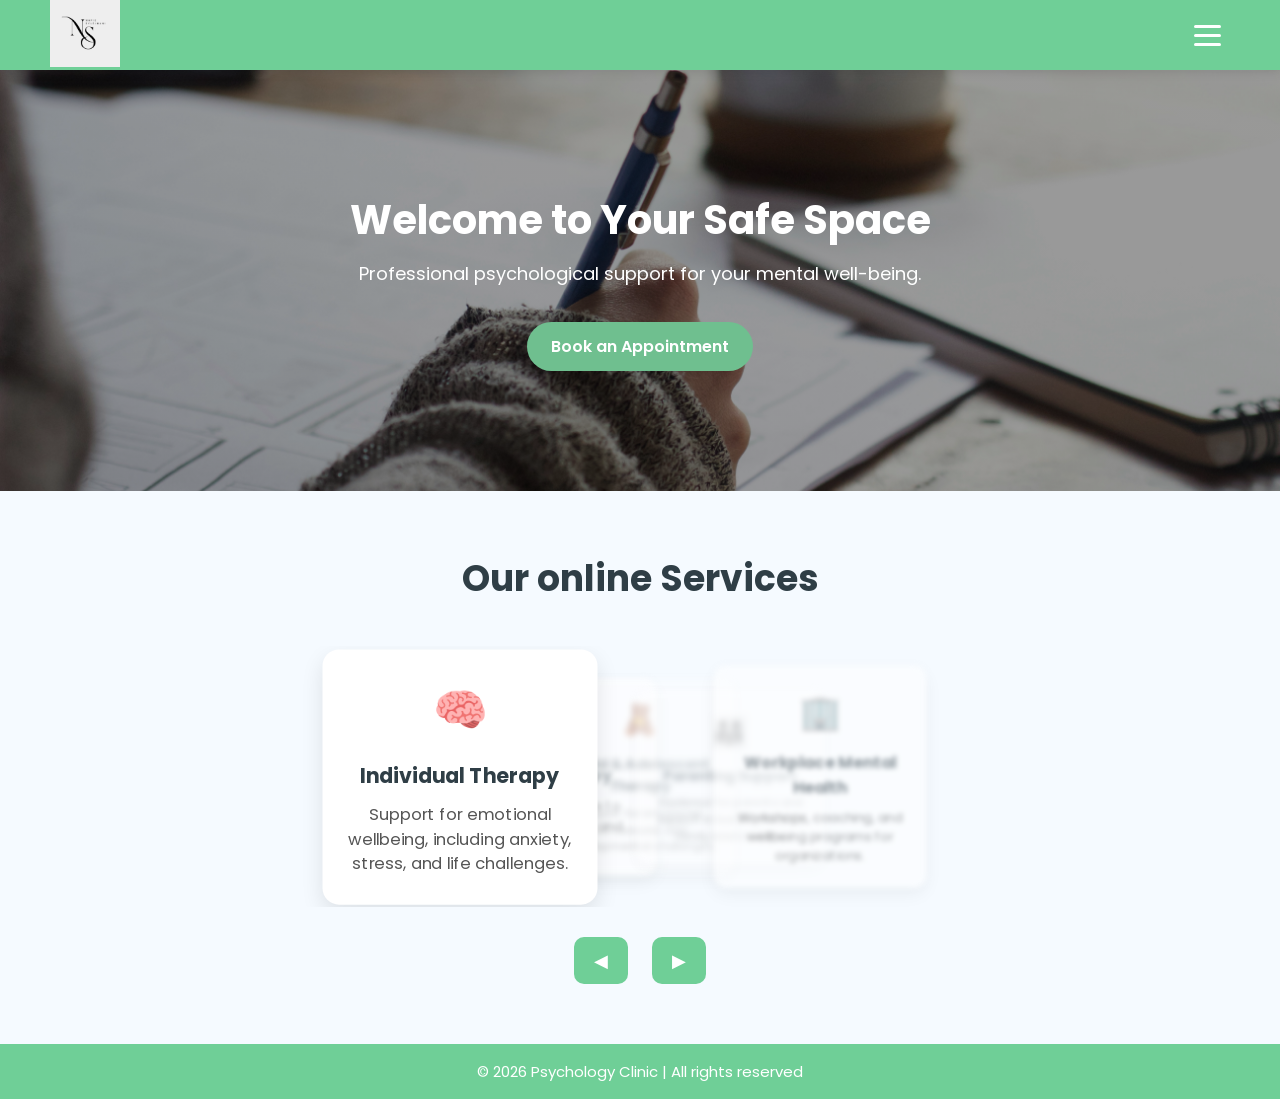
<file: index.html>
<!DOCTYPE html>
<html lang="en">
<head>
    <meta charset="UTF-8">
    <link href="https://fonts.googleapis.com/css2?family=Poppins:wght@400;500;600;700&display=swap" rel="stylesheet">
    <meta name="viewport" content="width=device-width, initial-scale=1.0">
    <title>Psychology Clinic</title>
    <link rel="stylesheet" href="style.css">
</head>
<body>

<!-- NAVBAR -->
<nav>
    <div class="logo">
        <a href="index.html">
            <img src="images/logo.jpeg" alt="Logo">
        </a>
    </div>

    <button class="hamburger" id="hamburger" aria-label="Open menu">
        <span></span>
        <span></span>
        <span></span>
    </button>

    <ul id="nav-menu">
        <li><a href="about.html">About</a></li>
        <li><a href="services.html">Services</a></li>
        <li><a href="booking.html">Booking</a></li>
        <li><a href="contact.html">Contact</a></li>
        <li><a href="news.php">News</a></li>
    </ul>
</nav>

    <!-- HERO SECTION -->
    <section class="hero">
        <h1>Welcome to Your Safe Space</h1>
        <p>Professional psychological support for your mental well-being.</p>
        <a href="booking.html" class="book-btn">Book an Appointment</a>
    </section>

<!-- SERVICES -->
<section class="services-slider">
    <h2>Our online Services</h2>
    <div class="slider-wrapper">

        <div class="slider-card" data-index="0">
            <div class="icon">🧠</div>
            <h3>Individual Therapy</h3>
            <p>Support for emotional wellbeing, including anxiety, stress, and life challenges.</p>
        </div>

        <div class="slider-card" data-index="1">
            <div class="icon">👥</div>
            <h3>Group Therapy</h3>
            <p>A supportive space to share experiences and grow together.</p>
        </div>

        <div class="slider-card" data-index="2">
            <div class="icon">🧸</div>
            <h3>Child & Adolescent Therapy</h3>
            <p>Support for emotional, behavioural, and developmental challenges.</p>
        </div>

        <div class="slider-card" data-index="3">
            <div class="icon">👨‍👩‍👧</div>
            <h3>Parenting Support</h3>
            <p>Guidance for parents and support in building healthy family relationships.</p>
        </div>

        <div class="slider-card" data-index="4">
            <div class="icon">🏢</div>
            <h3>Workplace Mental Health</h3>
            <p>Workshops, coaching, and wellbeing programs for organizations.</p>
        </div>

    </div>
    <div class="slider-nav">
        <button class="prev">◀</button>
        <button class="next">▶</button>
    </div>
</section>
<footer>
    <p>© 2026 Psychology Clinic | All rights reserved</p>
</footer>
    <script src="script.js"></script>
</body>
</html>
</file>
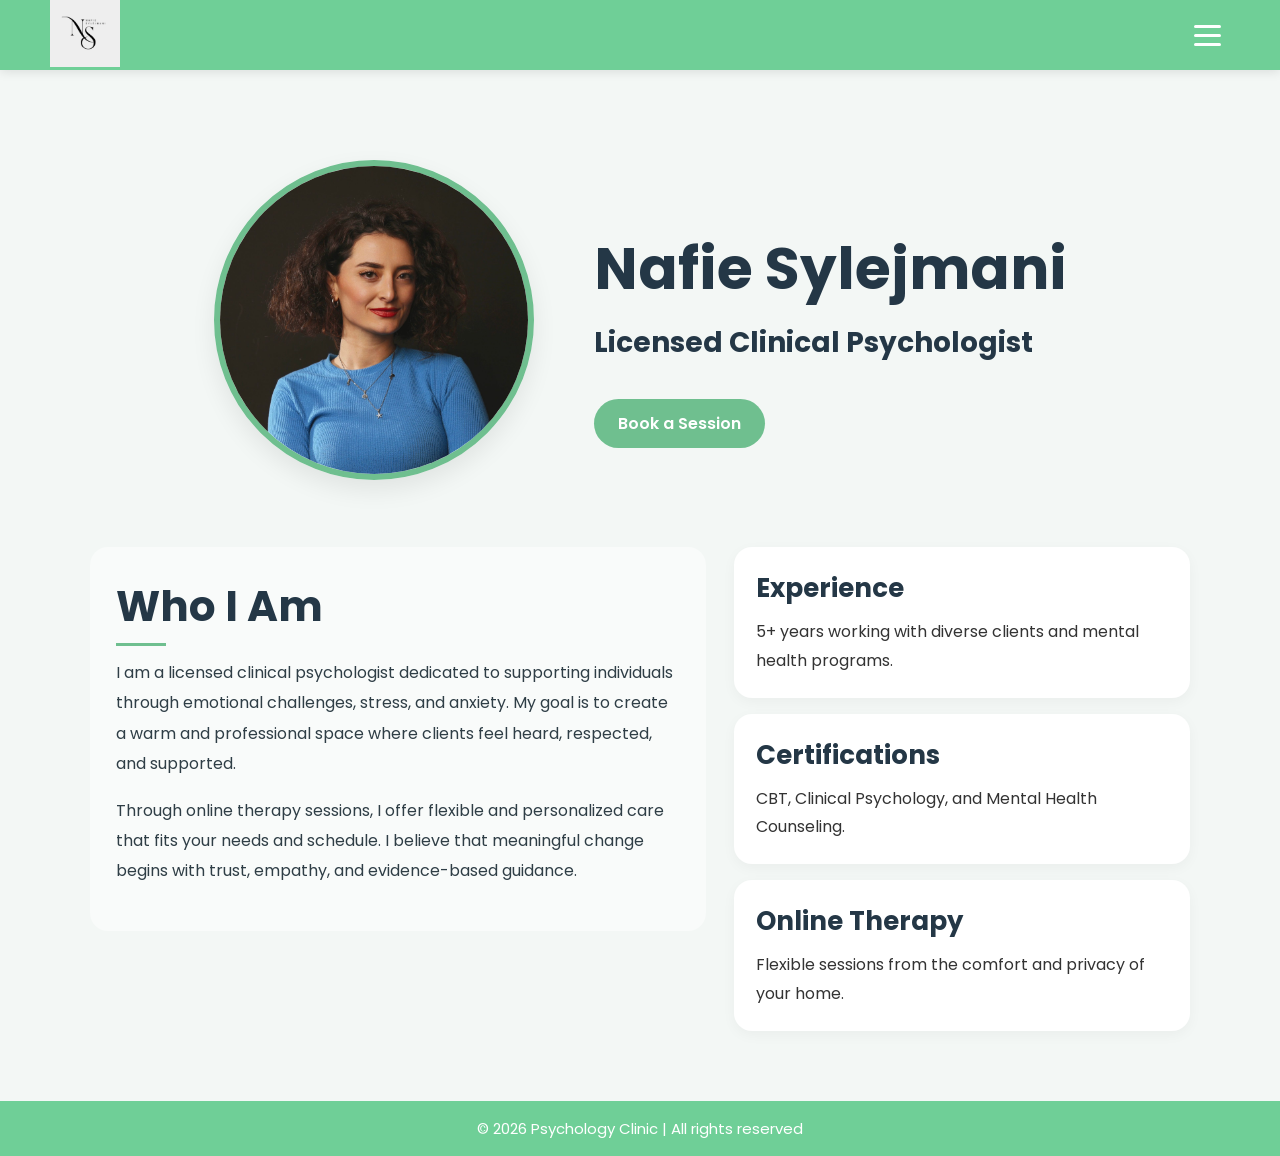
<file: about.html>
<!DOCTYPE html>
<html lang="en">
<head>
    <meta charset="UTF-8">
    <link href="https://fonts.googleapis.com/css2?family=Poppins:wght@400;500;600;700&display=swap" rel="stylesheet">
    <meta name="viewport" content="width=device-width, initial-scale=1.0">
    <title>About - Nafie Sylejmani</title>
    <link rel="stylesheet" href="style.css">
</head>
<body>

  <nav>
    <div class="logo">
        <a href="index.html">
            <img src="images/logo.jpeg" alt="Logo">
        </a>
    </div>

    <button class="hamburger" id="hamburger" aria-label="Open menu">
        <span></span>
        <span></span>
        <span></span>
    </button>

    <ul id="nav-menu">
        <li><a href="index.html">Home</a></li>
        <li><a href="booking.html">Booking</a></li>
        <li><a href="services.html">Services</a></li>
        <li><a href="contact.html">Contact</a></li>
        <li><a href="news.php">News</a></li>
    </ul>
</nav>
    <section class="about-page">

        <!-- HERO -->
        <div class="about-hero">
            <div class="about-image">
                <img src="images/nafie.jpg" alt="Nafie Sylejmani">
            </div>

            <div class="about-hero-text">
                <p class="small-heading"></p>
                <h1>Nafie Sylejmani</h1>
                <h3>Licensed Clinical Psychologist</h3>
                
                <a href="booking.html" class="book-btn">Book a Session</a>
            </div>
        </div>

        <!-- NEW SPLIT SECTION -->
        <div class="about-content-section">

            <!-- LEFT SIDE -->
            <div class="about-text-side">
                <h2>Who I Am</h2>
                <p>
                    I am a licensed clinical psychologist dedicated to supporting individuals
                    through emotional challenges, stress, and anxiety. My goal is to create
                    a warm and professional space where clients feel heard, respected, and supported.
                </p>
                <p>
                    Through online therapy sessions, I offer flexible and personalized care that
                    fits your needs and schedule. I believe that meaningful change begins with trust,
                    empathy, and evidence-based guidance.
                </p>
            </div>

            <!-- RIGHT SIDE -->
            <div class="about-info-side">
                <div class="side-card">
                    <h3>Experience</h3>
                    <p>5+ years working with diverse clients and mental health programs.</p>
                </div>

                <div class="side-card">
                    <h3>Certifications</h3>
                    <p>CBT, Clinical Psychology, and Mental Health Counseling.</p>
                </div>

                <div class="side-card">
                    <h3>Online Therapy</h3>
                    <p>Flexible sessions from the comfort and privacy of your home.</p>
                </div>
            </div>

        </div>

    </section>

    <footer>
        <p>© 2026 Psychology Clinic | All rights reserved</p>
    </footer>
<script src="script.js"></script>

</body>
</html>
</file>
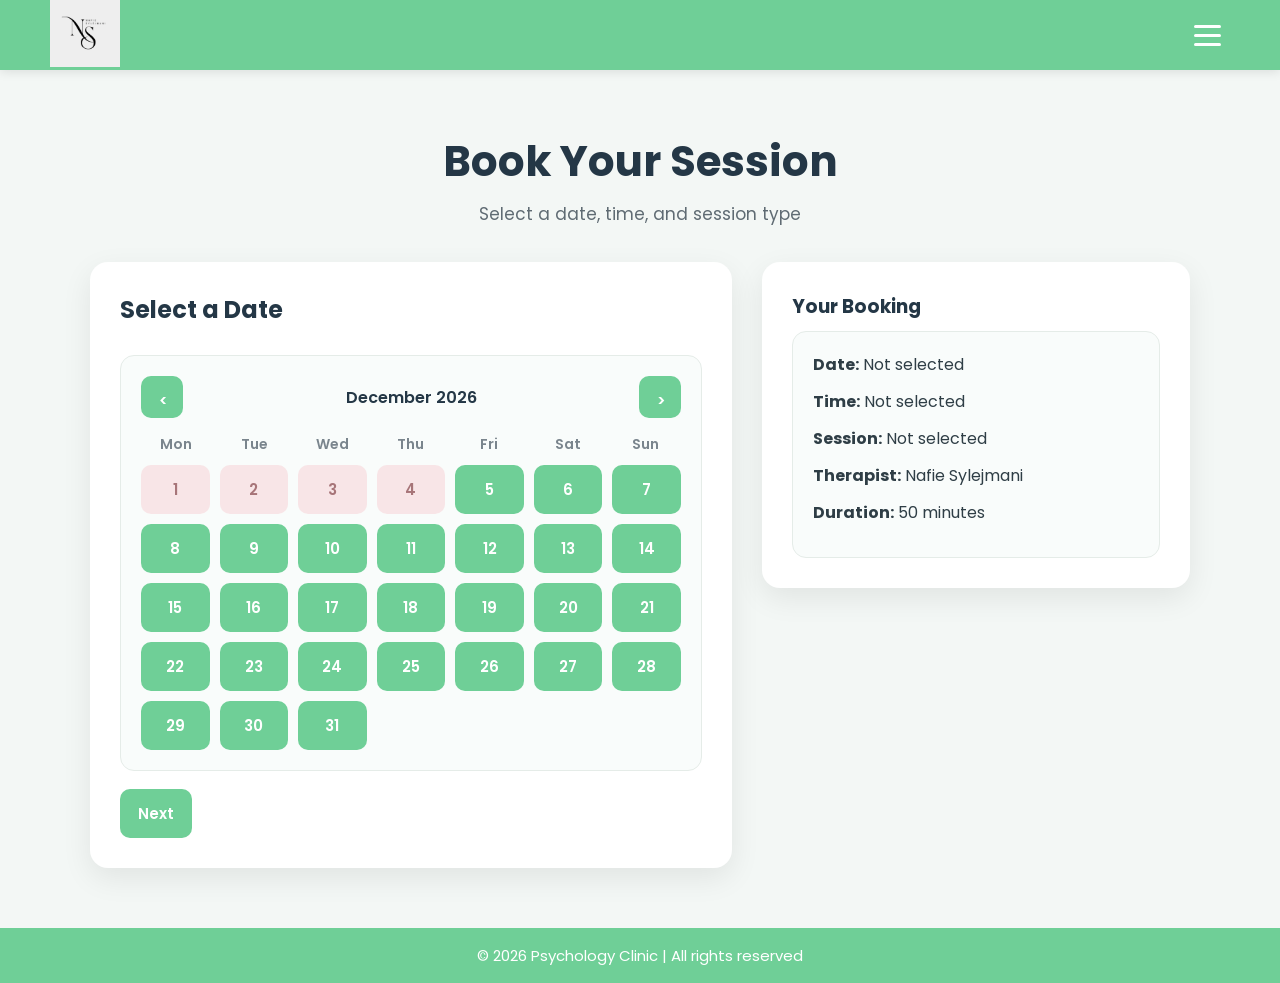
<file: booking.html>
<!DOCTYPE html>
<html lang="en">
<head>
    <meta charset="UTF-8">

    <link href="https://fonts.googleapis.com/css2?family=Poppins:wght@400;500;600;700&display=swap" rel="stylesheet">

    <meta name="viewport" content="width=device-width, initial-scale=1.0">

    <title>Book Your Session | Psychology Clinic</title>

    <link rel="stylesheet" href="style.css">
</head>

<body>

<!-- ================= NAVIGATION ================= -->

<nav>

    <div class="logo">
        <a href="index.html">
            <img src="images/logo.jpeg" alt="Logo">
        </a>
    </div>

    <button
        class="hamburger"
        id="hamburger"
        type="button"
        aria-label="Open menu"
    >
        <span></span>
        <span></span>
        <span></span>
    </button>

    <ul id="nav-menu">
        <li><a href="index.html">Home</a></li>
        <li><a href="about.html">About</a></li>
        <li><a href="services.html">Services</a></li>
        <li><a href="contact.html">Contact</a></li>
        <li><a href="news.php">News</a></li>
    </ul>

</nav>


<!-- ================= BOOKING ================= -->

<section class="booking-modern">

    <div class="booking-header">

        <h1>Book Your Session</h1>

        <p>
            Select a date, time, and session type
        </p>

    </div>


    <div class="booking-container">


        <!-- ================= LEFT ================= -->

        <div class="booking-left">


            <!-- ================= STEP 1 ================= -->

            <div class="step active" id="step1">

                <h2>Select a Date</h2>

                <div id="calendar"></div>

                <div class="step-buttons">

                    <button
                        type="button"
                        onclick="goToStep(2)"
                    >
                        Next
                    </button>

                </div>

            </div>


            <!-- ================= STEP 2 ================= -->

            <div class="step" id="step2">

                <h2>Select a Time</h2>

                <div id="available-times">

                    <div
                        id="time-list"
                        class="time-grid"
                    ></div>

                </div>


                <div class="step-buttons">

                    <button
                        type="button"
                        class="back-btn"
                        onclick="goToStep(1)"
                    >
                        Back
                    </button>

                    <button
                        type="button"
                        onclick="goToStep(3)"
                    >
                        Next
                    </button>

                </div>

            </div>


            <!-- ================= STEP 3 ================= -->

            <div class="step" id="step3">

                <h2>Select Session Type</h2>


                <div class="session-grid">

                    <button
                        type="button"
                        class="session-card"
                        onclick="selectSession('Individual Therapy', this)"
                    >
                        Individual Therapy
                    </button>


                    <button
                        type="button"
                        class="session-card"
                        onclick="selectSession('Group Therapy', this)"
                    >
                        Group Therapy
                    </button>


                    <button
                        type="button"
                        class="session-card"
                        onclick="selectSession('Child & Adolescent Therapy', this)"
                    >
                        Child & Adolescent Therapy
                    </button>


                    <button
                        type="button"
                        class="session-card"
                        onclick="selectSession('Parenting support', this)"
                    >
                        Parenting Support
                    </button>


                    <button
                        type="button"
                        class="session-card"
                        onclick="selectSession('Workplace Mental Health', this)"
                    >
                        Workplace Mental Health
                    </button>


                    <button
                        type="button"
                        class="session-card"
                        onclick="selectSession('Online Sessions', this)"
                    >
                        Online Sessions
                    </button>

                </div>


                <div class="step-buttons">

                    <button
                        type="button"
                        class="back-btn"
                        onclick="goToStep(2)"
                    >
                        Back
                    </button>


                    <button
                        type="button"
                        onclick="goToStep(4)"
                    >
                        Next
                    </button>

                </div>

            </div>


            <!-- ================= STEP 4 ================= -->

            <div class="step" id="step4">

                <h2>Your Details</h2>


                <input
                    type="text"
                    id="client-name"
                    placeholder="Your name"
                    autocomplete="name"
                >


                <input
                    type="email"
                    id="client-email"
                    placeholder="Your email"
                    autocomplete="email"
                >


                <label class="terms">

    <input
        type="checkbox"
        id="terms"
    >

    I agree to the Terms & Conditions

</label>



                <div class="step-buttons">

                    <button
                        type="button"
                        class="back-btn"
                        onclick="goToStep(3)"
                    >
                        Back
                    </button>


                    <button
                        type="button"
                        onclick="goToStep(5)"
                    >
                        Next
                    </button>

                </div>

            </div>


            <!-- ================= STEP 5 ================= -->

            <div class="step" id="step5">

                <h2>Booking Summary</h2>


                <div class="final-summary">

                    <p>
                        <strong>Date:</strong>
                        <span id="sum-date">-</span>
                    </p>


                    <p>
                        <strong>Time:</strong>
                        <span id="sum-time">-</span>
                    </p>


                    <p>
                        <strong>Session:</strong>
                        <span id="sum-service">-</span>
                    </p>


                    <p>
                        <strong>Name:</strong>
                        <span id="sum-name">-</span>
                    </p>


                    <p>
                        <strong>Email:</strong>
                        <span id="sum-email">-</span>
                    </p>


                    <p>
                        <strong>Therapist:</strong>
                        Nafie Sylejmani
                    </p>


                    <p>
                        <strong>Duration:</strong>
                        50 minutes
                    </p>


                    <p>
                        <strong>Price:</strong>
                        <span id="sum-price">€50</span>
                    </p>

                </div>


                <div class="step-buttons">

                    <button
                        type="button"
                        class="back-btn"
                        onclick="goToStep(4)"
                    >
                        Back
                    </button>


                    <!-- IMPORTANT:
                         This button ONLY calls submitBooking()
                    -->

                    <button
                        type="button"
                        id="continuePaymentBtn"
                        onclick="submitBooking()"
                    >
                        Continue to Payment
                    </button>

                </div>

            </div>

        </div>


        <!-- ================= RIGHT SUMMARY ================= -->

        <div class="booking-right">

            <h3>Your Booking</h3>


            <div class="summary-card">

                <p>
                    <strong>Date:</strong>
                    <span id="live-date">
                        Not selected
                    </span>
                </p>


                <p>
                    <strong>Time:</strong>
                    <span id="live-time">
                        Not selected
                    </span>
                </p>


                <p>
                    <strong>Session:</strong>
                    <span id="live-service">
                        Not selected
                    </span>
                </p>


                <p>
                    <strong>Therapist:</strong>
                    Nafie Sylejmani
                </p>


                <p>
                    <strong>Duration:</strong>
                    50 minutes
                </p>

            </div>

        </div>

    </div>

</section>


<!-- ================= TERMS POPUP ================= -->

<div
    id="termsPopup"
    class="terms-popup"
>

    <div class="terms-content">

        <h2>Terms & Conditions</h2>


        <div
            class="terms-scroll"
            id="termsScroll"
        >

            <p>
                By booking a session, you agree that this platform only connects you with a licensed psychologist.
            </p>

            <p>
                Sessions are not emergency services.
            </p>

            <p>
                All payments are non-refundable unless the therapist does not attend.
            </p>

            <p>
                Your data is kept confidential.
            </p>

            <p>
                You must be 18+ to use this service.
            </p>

            <p>
                More legal terms apply...
            </p>

            <p style="margin-top:20px;">
                (Scroll to bottom to accept)
            </p>

        </div>


        <button
            type="button"
            id="acceptTerms"
            disabled
        >
            I Agree
        </button>

    </div>

</div>


<!-- ================= BOOKING SUCCESS POPUP ================= -->

<div
    id="bookingSuccessPopup"
    class="booking-success-popup"
>

    <div class="booking-success-box">


        <button
            type="button"
            class="success-close"
            onclick="closeBookingSuccess()"
        >
            &times;
        </button>


        <div class="success-icon">
            ✓
        </div>


        <h2>
            Booking Confirmed!
        </h2>


        <p class="success-message">
            Your session has been successfully booked.
        </p>


        <div class="success-details">


            <div>

                <span>Date</span>

                <strong id="success-date">
                    -
                </strong>

            </div>


            <div>

                <span>Time</span>

                <strong id="success-time">
                    -
                </strong>

            </div>


            <div>

                <span>Session</span>

                <strong id="success-service">
                    -
                </strong>

            </div>


            <div>

                <span>Email</span>

                <strong id="success-email">
                    -
                </strong>

            </div>


        </div>


        <button
            type="button"
            class="success-done-btn"
            onclick="closeBookingSuccess()"
        >
            Done
        </button>


    </div>

</div>


<!-- ================= FOOTER ================= -->

<footer>

    <p>
        © 2026 Psychology Clinic | All rights reserved
    </p>

</footer>


<script src="script.js"></script>

</body>
</html>
</file>
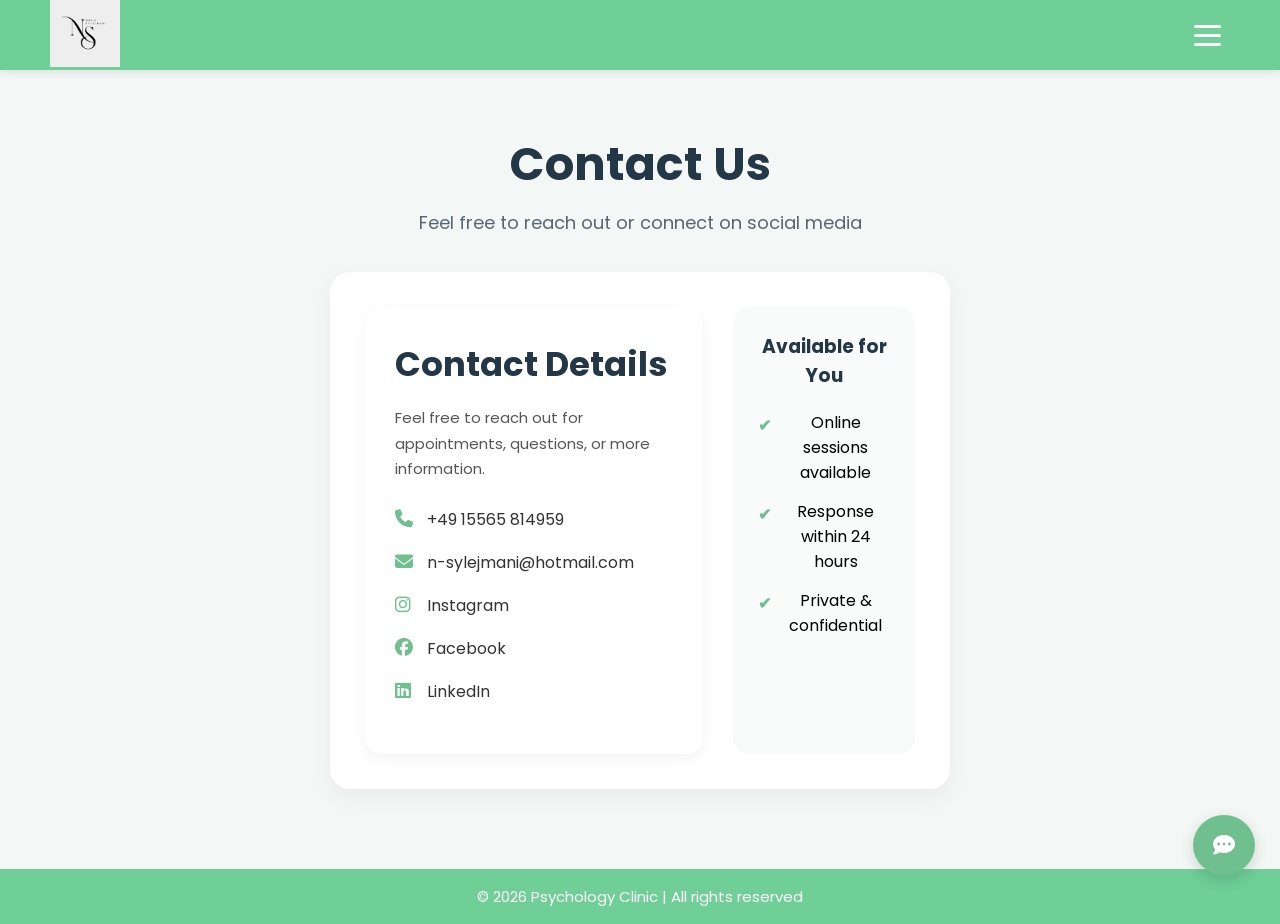
<file: contact.html>
<!DOCTYPE html>
<html lang="en">
<head>
    <meta charset="UTF-8">
    <link href="https://fonts.googleapis.com/css2?family=Poppins:wght@400;500;600;700&display=swap" rel="stylesheet">
    <meta name="viewport" content="width=device-width, initial-scale=1.0">
    <title>Contact - Nafie Sylejmani</title>
    <link rel="stylesheet" href="style.css">

    <!-- Icons -->
    <link rel="stylesheet" href="https://cdnjs.cloudflare.com/ajax/libs/font-awesome/6.5.0/css/all.min.css">
</head>
<body>

<nav>
    <div class="logo">
        <a href="index.html">
            <img src="images/logo.jpeg" alt="Logo">
        </a>
    </div>

    <button class="hamburger" id="hamburger" aria-label="Open menu">
        <span></span>
        <span></span>
        <span></span>
    </button>

    <ul id="nav-menu">
        <li><a href="index.html">Home</a></li>
        <li><a href="about.html">About</a></li>
        <li><a href="services.html">Services</a></li>
        <li><a href="booking.html">Booking</a></li>
        <li><a href="news.php">News</a></li>
    </ul>
</nav>
<section class="contact">
    <h1>Contact Us</h1>
    <p class="subtitle">Feel free to reach out or connect on social media</p>

   <div class="contact-container">

    <div class="contact-card">

        <!-- LEFT SIDE -->
        <div class="contact-left">
            <h2>Contact Details</h2>
            <p class="contact-text">
                Feel free to reach out for appointments, questions, or more information.
            </p>

            <div class="info-item">
                <i class="fa-solid fa-phone"></i>
                <a href="tel:+4915565814959">+49 15565 814959</a>
            </div>

            <div class="info-item">
                <i class="fa-solid fa-envelope"></i>
                <a href="mailto:nsylejmani@hotmail.com">n-sylejmani@hotmail.com</a>
            </div>

            <div class="info-item">
                <i class="fa-brands fa-instagram"></i>
                <a href="https://www.instagram.com/nafiesylejmani" target="_blank">Instagram</a>
            </div>

            <div class="info-item">
                <i class="fa-brands fa-facebook"></i>
                <a href="https://www.facebook.com/share/17beCRtzPd" target="_blank">Facebook</a>
            </div>

            <div class="info-item">
                <i class="fa-brands fa-linkedin"></i>
                <a href="https://www.linkedin.com/in/nafie-sylejmani-6700b2177" target="_blank">LinkedIn</a>
            </div>
        </div>

        <!-- RIGHT SIDE -->
        <div class="contact-right-box">
            <h3>Available for You</h3>

            <div class="support-item"><span class="check">✔</span> Online sessions available</div>
            <div class="support-item"><span class="check">✔</span> Response within 24 hours</div>
            <div class="support-item"><span class="check">✔</span> Private & confidential</div>
        </div>

    </div>

</div> 
</section>

<!-- Floating Chat Button -->
<button class="chat-btn" id="openModal">
    <i class="fa-solid fa-comment-dots"></i>
</button>

<!-- Modal -->
<div class="contact-modal" id="contactModal">
    <div class="modal-box">
        <button class="close-btn" id="closeModal">&times;</button>

   <div id="contactFormWrapper">

    <h2>Send a Message</h2>

    <form class="contact-form" id="contactForm">

        <label for="name">Full Name</label>

        <input
            type="text"
            id="name"
            name="name"
            placeholder="Enter your name"
            required
        >

        <label for="email">Email</label>

        <input
            type="email"
            id="email"
            name="email"
            placeholder="Enter your email"
            required
        >

        <label for="message">Message</label>

        <textarea
            id="message"
            name="message"
            rows="6"
            placeholder="Write your message..."
            required
        ></textarea>

        <button type="submit">
            Send Message
        </button>

    </form>

</div>


<div id="contactSuccess" class="contact-success" style="display: none;">

    <div class="success-icon">✓</div>

    <h3>Message Sent Successfully!</h3>

    <p>
        Thank you for contacting us.
    </p>

    <p>
        We will get back to you as soon as possible
        at your email address.
    </p>

    <button type="button" id="successCloseBtn">
        Close
    </button>

</div>


    </div>
</div>

<footer>
    <p>© 2026 Psychology Clinic | All rights reserved</p>
</footer>

<script src="script.js"></script>
</body>
</html>
</file>
<file: style.css>
/* index */
* {
    margin: 0;
    padding: 0;
    box-sizing: border-box;
    font-family: 'Poppins', sans-serif; /* Poppins për krejt faqen */
}


/* NAVBAR */
nav {
    display: flex;
    justify-content: space-between;
    align-items: center;
    padding: 0 50px; /* heqim padding vertical */
    height: 70px; /* FIX height */
    background-color: #6fcf97;
    color: white;
    position: sticky;
    top: 0;
    z-index: 1000;
    box-shadow: 0 2px 10px rgba(0,0,0,0.1);
}

/* NAVBAR LINKS CLEAN */
/* ================= NAVBAR MENU ================= */

nav {
    position: sticky;
    top: 0;
    z-index: 1000;
}

/* HAMBURGER BUTTON */

.hamburger {
    width: 46px;
    height: 46px;
    border: none;
    background: transparent;
    cursor: pointer;

    display: flex;
    flex-direction: column;
    justify-content: center;
    align-items: center;
    gap: 6px;

    padding: 0;
}

.hamburger span {
    display: block;
    width: 27px;
    height: 3px;
    background-color: white;
    border-radius: 3px;

    transition:
        transform 0.3s ease,
        opacity 0.3s ease,
        width 0.3s ease;
}

/* MENU */

nav ul {
    position: absolute;

    top: 70px;
    right: 30px;

    width: 230px;

    margin: 0;
    padding: 10px 0;

    list-style: none;

    background-color: #6fcf97;

    border-radius: 0 0 15px 15px;

    box-shadow: 0 10px 25px rgba(0, 0, 0, 0.15);

    /* Hidden initially */
    opacity: 0;
    visibility: hidden;

    transform: translateY(-15px);

    transition:
        opacity 0.3s ease,
        transform 0.3s ease,
        visibility 0.3s ease;
}

/* OPEN MENU */

nav ul.active {
    opacity: 1;
    visibility: visible;
    transform: translateY(0);
}

/* MENU LINKS */

nav ul li {
    width: 100%;
}

nav ul li a {
    display: block;

    width: 100%;

    padding: 14px 22px;

    color: white;

    text-decoration: none;

    font-weight: 500;

    transition:
        background-color 0.2s ease,
        padding-left 0.2s ease;
}

nav ul li a:hover {
    background-color: #57b87e;
    padding-left: 28px;
}

/* HAMBURGER -> X */

.hamburger.active span:nth-child(1) {
    transform: translateY(9px) rotate(45deg);
}

.hamburger.active span:nth-child(2) {
    opacity: 0;
    width: 0;
}

.hamburger.active span:nth-child(3) {
    transform: translateY(-9px) rotate(-45deg);
}

/* LOGO */
.logo {
    display: flex;
    align-items: center;
    gap: 10px;
}

.logo img {
    height: 70px; /* ma e madhe se navbar */
    width: auto;
    object-fit: contain;
}

.logo img:hover {
    transform: scale(1.1);
    opacity: 0.9;
}
.logo span {
    font-size: 18px;
    font-weight: bold;
}

/* HERO */
.hero {
    text-align: center;
    padding: 120px 20px;
    background: linear-gradient(rgba(0,0,0,0.4), rgba(0,0,0,0.4)),
                url('images/hero.jpg'); /* vendos foton tane */
    background-size: cover;
    background-position: center;
    color: white;
}

.hero h1 {
    font-size: 40px;
    margin-bottom: 10px;
}

.hero p {
    font-size: 18px;
    margin-bottom: 20px;
}

.hero button {
    padding: 10px 20px;
    border: none;
    background-color: #6fcf97; /* njejte si navbar */
    color: white;
    cursor: pointer;
    border-radius: 5px;
    font-weight: 600;
    transition: 0.3s;
}
.hero button:hover {
    background-color: #57b87e; /* pak ma e errët */
}

/* ================= PROFESSIONAL SERVICES SLIDER ================= */
.services-slider {
    text-align: center;
    padding: 60px 20px;
    background-color: #f5faff;
    position: relative;
}

.services-slider h2 {
    font-size: 36px;
    margin-bottom: 40px;
    color: #2f3e46;
}

.slider-wrapper {
    display: flex;
    justify-content: center;
    align-items: center;
    overflow: hidden;
    position: relative;
    width: 100%;
}

.slider-card {
    background: white;
    width: 250px;
    padding: 25px 20px;
    border-radius: 15px;
    box-shadow: 0 8px 20px rgba(0,0,0,0.1);
    flex-shrink: 0;
    margin: 0 -80px;
    transition: transform 0.6s ease, filter 0.6s ease, opacity 0.6s ease;
    z-index: 1;
    text-align: center;
    cursor: pointer;
}

.slider-card .icon {
    font-size: 40px;
    margin-bottom: 15px;
    color: #6fcf97;
}

.slider-card h3 {
    font-weight: 700;
    margin-bottom: 10px;
    color: #2f3e46;
}

.slider-card p {
    color: #555;
    font-size: 15px;
    line-height: 1.5;
}

/* Active card in center */
.slider-card.active {
    transform: scale(1.1);
    opacity: 1;
    filter: blur(0);
    z-index: 2;
}

/* Cards on sides */
.slider-card.blur-left,
.slider-card.blur-right {
    transform: scale(0.85);
    opacity: 0.5;
    filter: blur(3px);
    z-index: 0;
}

/* Navigation buttons */
.slider-nav {
    margin-top: 30px;
}

.slider-nav button {
    background-color: #6fcf97;
    border: none;
    color: white;
    padding: 10px 20px;
    font-size: 18px;
    border-radius: 10px;
    cursor: pointer;
    margin: 0 10px;
    transition: 0.3s;
}

.slider-nav button:hover {
    background-color: #57b87e;
}

/* Responsive */
@media (max-width: 768px) {
    .slider-card {
        width: 200px;
        margin: 0 -50px;
    }
}
/* SERVICES */
.services {
    padding: 50px;
    text-align: center;
}

.cards {
    display: grid;
    grid-template-columns: repeat(auto-fit, minmax(250px, 1fr));
    gap: 30px;
    margin-top: 40px;
    justify-items: center;
}

.card {
    background: white;
    padding: 25px 20px;
    width: 100%;
    max-width: 300px;
    border-radius: 12px;
    box-shadow: 0 10px 25px rgba(0,0,0,0.08);
    transition: transform 0.3s, box-shadow 0.3s;
    display: flex;
    flex-direction: column;
    align-items: center;
    text-align: center;
}

.card:hover {
    transform: translateY(-8px);
    box-shadow: 0 15px 30px rgba(0,0,0,0.12);
}
.card img {
    width: 100%;
    height: 180px;
    object-fit: cover;
    border-radius: 10px;
    margin-bottom: 15px;
}
@media (max-width: 992px) {
    .cards {
        grid-template-columns: repeat(2, 1fr);
    }
}

@media (max-width: 600px) {
    .cards {
        grid-template-columns: 1fr;
    }
}

/* ABOUT PAGE */
.about-page {
    background: #f3f7f5;
    padding: 60px 20px 70px;
    font-family: 'Poppins', sans-serif;
}

/* HERO */
.about-hero {
    max-width: 1100px;
    margin: 0 auto 50px;
    display: flex;
    align-items: center;
    justify-content: center;
    gap: 60px;
    flex-wrap: wrap;
    padding: 30px 0 10px;
}

.about-image img {
    width: 320px;
    height: 320px;
    object-fit: cover;
    border-radius: 50%;
    border: 6px solid #6fbf8f;
    box-shadow: 0 10px 25px rgba(0, 0, 0, 0.08);
}

.about-hero-text {
    max-width: 500px;
}

.small-heading {
    color: #6fbf8f;
    font-weight: 600;
    margin-bottom: 10px;
    font-size: 18px;
}

.about-hero-text h1 {
    font-size: 58px;
    color: #243746;
    margin-bottom: 10px;
}

.about-hero-text h3 {
    color: #243746;
    font-size: 28px;
    margin-bottom: 20px;
}

.about-hero-text p {
    color: #333;
    font-size: 17px;
    line-height: 1.8;
    margin-bottom: 25px;
}

/* BUTTON */
.book-btn {
    display: inline-block;
    padding: 12px 24px;
    margin-top: 15px;
    background-color: #6fbf8f;
    color: white;
    border-radius: 25px;
    text-decoration: none;
    font-weight: 600;
    transition: 0.3s;
}

.book-btn:hover {
    background-color: #57b87e;
}

/* NEW SPLIT SECTION */
.about-content-section {
    max-width: 1100px;
    margin: 0 auto;
    display: grid;
    grid-template-columns: 1.15fr 0.85fr;
    gap: 28px;
    align-items: start;
}

.about-text-side {
    background: rgba(255, 255, 255, 0.45);
    padding: 28px 26px;
    border-radius: 18px;
}

.about-text-side h2 {
    font-size: 42px;
    color: #243746;
    margin-bottom: 20px;
    position: relative;
}

.about-text-side h2::after {
    content: "";
    width: 50px;
    height: 3px;
    background: #6fbf8f;
    position: absolute;
    left: 0;
    bottom: -8px;
}

.about-text-side p {
    font-size: 16px;
    color: #2f3e46;
    line-height: 1.9;
    margin-bottom: 16px;
}

.about-info-side {
    display: flex;
    flex-direction: column;
    gap: 16px;
}

.side-card {
    background: white;
    padding: 22px 22px;
    border-radius: 18px;
    box-shadow: 0 4px 14px rgba(0, 0, 0, 0.04);
    transition: 0.3s;
}

.side-card:hover {
    transform: translateY(-6px);
    box-shadow: 0 10px 25px rgba(0,0,0,0.08);
}

.side-card h3 {
    color: #243746;
    font-size: 26px;
    margin-bottom: 10px;
}

.side-card p {
    color: #333;
    font-size: 16px;
    line-height: 1.8;
}

/* MOBILE */
@media (max-width: 900px) {
    .about-content-section {
        grid-template-columns: 1fr;
    }

    .about-text-side {
        text-align: center;
    }
}

@media (max-width: 768px) {
    .about-hero {
        gap: 35px;
        margin-bottom: 45px;
    }

    .about-image img {
        width: 250px;
        height: 250px;
    }

    .about-hero-text {
        text-align: center;
    }

    .about-hero-text h1 {
        font-size: 38px;
    }

    .about-hero-text h3 {
        font-size: 22px;
    }
}

/* SERVICES PAGE */
.services-page {
    padding: 50px;
    text-align: center;
    background-color: #f5faff;
}

.price {
    font-weight: 600;
    color: #2e7d6b; /* ose ngjyra jote kryesore */
    margin: 10px 0;
    font-size: 16px;
}
.services-page h1 {
    font-size: 36px;
}

.subtitle {
    margin-top: 10px;
    color: #555;
}

.cards {
    display: flex;
    flex-wrap: wrap;
    justify-content: center;
    gap: 20px;
    margin-top: 30px;
}

.card {
    background: white;
    padding: 20px;
    width: 250px;
    border-radius: 10px;
    box-shadow: 0 0 10px rgba(0,0,0,0.1);
    transition: 0.3s;
}

.card:hover {
    transform: translateY(-5px);
}

@media (max-width: 768px) {
    .about-container {
        flex-direction: column;
        text-align: center;
        padding: 25px;
    }

    .about-text {
        text-align: center;
    }
}
.booking-container {
    display: grid;
    grid-template-columns: 1.2fr 0.8fr;
    gap: 30px;
    max-width: 1100px;
    margin: 0 auto;
    align-items: start;
}

.booking-left,
.booking-right {
    background: white;
    padding: 30px;
    border-radius: 18px;
    box-shadow: 0 10px 30px rgba(0,0,0,0.08);
    min-width: 0;
}

#calendar {
    width: 100%;
    background: #f9fcfb;
    border-radius: 14px;
    padding: 20px;
    border: 1px solid #e5ece8;
}

.calendar-header {
    display: flex;
    justify-content: space-between;
    align-items: center;
    margin-bottom: 16px;
    font-weight: 600;
    color: #243746;
}

.calendar-header button {
    border: none;
    background: #6fcf97;
    color: white;
    width: 42px;
    height: 42px;
    border-radius: 10px;
    cursor: pointer;
    font-size: 18px;
}

.calendar-days {
    display: grid;
    grid-template-columns: repeat(7, minmax(0, 1fr));
    gap: 8px;
    margin-bottom: 10px;
    text-align: center;
}

.calendar-days div {
    font-size: 14px;
    font-weight: 600;
    color: #7a858d;
}

.calendar-grid {
    display: grid;
    grid-template-columns: repeat(7, minmax(0, 1fr));
    gap: 10px;
    width: 100%;
}

.calendar-grid button {
    padding: 12px 6px;
    border: none;
    border-radius: 10px;
    background: #e9f7ef;
    cursor: pointer;
    font-weight: 500;
    transition: 0.2s;
}

.calendar-grid button:hover:not(:disabled) {
    background: #c8efd8;
}

.calendar-grid button.selected {
    background: #6fcf97;
    color: white;
}

.calendar-grid button:disabled {
    background: #f8d7da;
    color: #721c24;
    opacity: 0.6;
    cursor: not-allowed;
}
.booking-modern {
    padding: 60px 20px;
    background: #f3f7f5;
}

.booking-header {
    text-align: center;
    margin-bottom: 35px;
}

.booking-header h1 {
    font-size: 42px;
    color: #243746;
    margin-bottom: 8px;
}

.booking-header p {
    color: #5f6b73;
    font-size: 17px;
}

.step {
    display: none;
    flex-direction: column;
    gap: 18px;
}

.step.active {
    display: flex;
}

.step h2,
.booking-right h3 {
    color: #243746;
    margin-bottom: 10px;
}

.booking-left input,
.booking-left select {
    width: 100%;
    padding: 14px;
    border-radius: 10px;
    border: 1px solid #d6d6d6;
    font-size: 15px;
    font-family: 'Poppins', sans-serif;
}

.booking-left input:focus,
.booking-left select:focus {
    border-color: #6fbf8f;
    outline: none;
    box-shadow: 0 0 5px rgba(111, 191, 143, 0.3);
}

.booking-left button,
.confirm-btn {
    padding: 13px 18px;
    border: none;
    background: #6fcf97;
    color: white;
    border-radius: 10px;
    cursor: pointer;
    font-size: 15px;
    font-weight: 600;
    transition: 0.3s;
    font-family: 'Poppins', sans-serif;
}

.booking-left button:hover,
.confirm-btn:hover {
    background: #57b87e;
}

.step-buttons {
    display: flex;
    justify-content: space-between;
    gap: 12px;
}

.back-btn {
    background: #dfe8e3 !important;
    color: #243746 !important;
}

.back-btn:hover {
    background: #cfdad4 !important;
}

#available-times {
    width: 100%;
    background: #f9fcfb;
    border-radius: 14px;
    padding: 20px;
    border: 1px solid #e5ece8;
}

.time-grid {
    display: grid;
    grid-template-columns: repeat(3, minmax(0, 1fr));
    gap: 12px;
}

.time-option {
    padding: 12px;
    border-radius: 10px;
    background: #e9f7ef;
    text-align: center;
    cursor: pointer;
    transition: 0.2s;
    border: none;
    font-weight: 500;
    font-family: 'Poppins', sans-serif;
    color: #243746;
}

.time-option:hover {
    background: #c8efd8;
}

.time-option.selected {
    background: #6fcf97;
    color: white;
}

.session-grid {
    display: grid;
    grid-template-columns: repeat(3, minmax(0, 1fr));
    gap: 15px;
}

.session-card {
    background: #f9fcfb !important;
    color: #243746 !important;
    border: 1px solid #dfe8e3 !important;
    padding: 18px !important;
    border-radius: 14px !important;
    font-weight: 600 !important;
    text-align: center;
}

.session-card.selected {
    background: #6fcf97 !important;
    color: white !important;
    border-color: #6fcf97 !important;
}

.summary-card,
.final-summary {
    background: #f9fcfb;
    border-radius: 14px;
    padding: 20px;
    text-align: left;
    border: 1px solid #e5ece8;
}

.summary-card p,
.final-summary p {
    margin-bottom: 12px;
    color: #2f3e46;
}

.terms {
    font-size: 14px;
    text-align: left;
    color: #444;
    line-height: 1.7;
}

.terms-popup {
    position: fixed;
    inset: 0;
    background: rgba(0, 0, 0, 0.6);
    display: none;
    justify-content: center;
    align-items: center;
    z-index: 9999;
}

.terms-content {
    background: white;
    width: 90%;
    max-width: 500px;
    padding: 25px;
    border-radius: 15px;
    text-align: center;
}

.terms-scroll {
    height: 200px;
    overflow-y: auto;
    text-align: left;
    margin: 20px 0;
    padding: 12px;
    border: 1px solid #ddd;
    border-radius: 10px;
}

.terms-content button {
    padding: 12px 25px;
    border: none;
    background: #6fcf97;
    color: white;
    border-radius: 10px;
    cursor: pointer;
    font-family: 'Poppins', sans-serif;
}

.terms-content button:disabled {
    background: #ccc;
    cursor: not-allowed;
}

@media (max-width: 900px) {
    .booking-container {
        grid-template-columns: 1fr;
    }
}

@media (max-width: 768px) {
    .booking-modern {
        padding: 40px 15px;
    }

    .booking-header h1 {
        font-size: 34px;
    }

    .session-grid {
        grid-template-columns: 1fr;
    }

    .time-grid {
        grid-template-columns: repeat(2, minmax(0, 1fr));
    }

    .step-buttons {
        flex-direction: column;
    }

    .calendar-grid {
        gap: 8px;
    }

    .calendar-grid button {
        padding: 10px 4px;
        font-size: 14px;
    }

    .calendar-days div {
        font-size: 12px;
    }
}

/* CONTACT PAGE */
.contact {
    padding: 60px 20px 80px;
    background: #f3f7f5;
    text-align: center;
}

.contact h1 {
    font-size: 46px;
    color: #243746;
    margin-bottom: 10px;
}

.subtitle {
    color: #5a6670;
    margin-bottom: 36px;
    font-size: 18px;
}

/* CONTACT CARD */
.contact-container {
    max-width: 620px;
    margin: 0 auto;
}

.contact-left {
    background: white;
    padding: 32px 30px;
    border-radius: 18px;
    text-align: left;
    box-shadow: 0 5px 15px rgba(0,0,0,0.05);
}

.contact-left h2 {
    color: #243746;
    margin-bottom: 15px;
    font-size: 34px;
}

.contact-text {
    color: #555;
    font-size: 15px;
    margin-bottom: 25px;
    line-height: 1.7;
}

.info-item {
    display: flex;
    align-items: center;
    gap: 12px;
    margin-bottom: 18px;
}

.info-item i {
    color: #6fbf8f;
    font-size: 18px;
    min-width: 20px;
}

.info-item a {
    color: #333;
    text-decoration: none;
    font-size: 16px;
}

.info-item a:hover {
    color: #6fbf8f;
}

/* FLOATING CHAT BUTTON */
.chat-btn {
    position: fixed;
    bottom: 25px;
    right: 25px;
    width: 62px;
    height: 60px;
    border: none;
    border-radius: 50%;
    background: #6fbf8f;
    color: white;
    font-size: 22px;
    cursor: pointer;
    box-shadow: 0 5px 15px rgba(0,0,0,0.15);
    transition: 0.3s;
    z-index: 999;
}

.chat-btn:hover {
    background: #5aa87a;
    transform: scale(1.08);
}

/* MODAL */
.contact-modal {
    display: none;
    position: fixed;
    inset: 0;
    background: rgba(0,0,0,0.45);
    justify-content: center;
    align-items: center;
    z-index: 1002;
}

.contact-modal.active {
    display: flex;
}

.modal-box {
    background: white;
    width: 90%;
    max-width: 500px;
    padding: 30px;
    border-radius: 18px;
    position: relative;
    box-shadow: 0 10px 30px rgba(0,0,0,0.15);
    text-align: left;
}

.modal-box h2 {
    color: #243746;
    margin-bottom: 20px;
    font-size: 28px;
}

.close-btn {
    position: absolute;
    top: 12px;
    right: 16px;
    background: none;
    border: none;
    font-size: 28px;
    cursor: pointer;
    color: #243746;
}

/* FORM */
.contact-form label {
    display: block;
    margin-bottom: 6px;
    color: #243746;
    font-weight: 500;
}

.contact-form input,
.contact-form textarea {
    width: 100%;
    padding: 12px;
    margin-top: 5px;
    margin-bottom: 15px;
    border-radius: 8px;
    border: 1px solid #ccc;
    font-size: 14px;
    font-family: 'Poppins', sans-serif;
}

.contact-form input:focus,
.contact-form textarea:focus {
    outline: none;
    border-color: #6fbf8f;
    box-shadow: 0 0 5px rgba(111, 191, 143, 0.3);
}

.contact-form button {
    width: 100%;
    padding: 12px;
    background: #6fbf8f;
    color: white;
    border: none;
    border-radius: 8px;
    font-size: 16px;
    cursor: pointer;
    transition: 0.3s;
}

.contact-form button:hover {
    background: #5aa87a;
}

/* RESPONSIVE */
@media (max-width: 768px) {
    .contact-left {
        text-align: left;
    }

    .chat-btn {
        bottom: 20px;
        right: 20px;
        width: 56px;
        height: 56px;
        font-size: 22px;
    }
}

.contact-card {
    background: white;
    border-radius: 20px;
    padding: 35px;
    display: grid;
    grid-template-columns: 1.3fr 0.7fr;
    gap: 30px;
    box-shadow: 0 8px 25px rgba(0,0,0,0.05);
}

.contact-right-box {
    background: #f8fbfa;
    border-radius: 16px;
    padding: 25px;
}

.contact-right-box h3 {
    color: #243746;
    margin-bottom: 20px;
}

.support-item {
    display: flex;
    align-items: flex-start;   /* 👈 important */
    gap: 10px;
    margin-bottom: 14px;
}

@media (max-width: 768px) {
    .contact-card {
        grid-template-columns: 1.5fr 0.5fr;
    }

    .contact-right-box {
        text-align: center;
    }
}.info-item {
    margin-bottom: 18px;
}
.check {
    color: #6fbf8f;
    margin-top: 3px;
    font-weight: bold;
}

/* APPROACH SECTION */
.approach {
    text-align: center;
    margin: 60px 20px;
}

.approach h2 {
    font-size: 32px;
    color: #2f3e46;
    margin-bottom: 30px;
}

.approach-cards {
    display: flex;
    justify-content: center;
    gap: 20px;
    flex-wrap: wrap;
}

.approach-card {
    background: white;
    padding: 25px;
    width: 250px;
    border-radius: 15px;
    box-shadow: 0 5px 20px rgba(0,0,0,0.08);
    text-align: center;
    transition: transform 0.3s, box-shadow 0.3s;
}

.approach-card:hover {
    transform: translateY(-5px);
    box-shadow: 0 10px 30px rgba(0,0,0,0.12);
}

.approach-card h3 {
    color: #6fcf97;
    margin-bottom: 10px;
}

/* TESTIMONIAL */
.testimonial {
    text-align: center;
    margin: 50px 20px;
    font-style: italic;
    color: #555;
}

.testimonial span {
    display: block;
    margin-top: 15px;
    font-weight: 600;
    color: #2f3e46;
}

/* RESPONSIVE FOR APPROACH & TESTIMONIAL */
@media (max-width: 768px) {
    .approach-cards {
        flex-direction: column;
        align-items: center;
    }
}


/* ================= NEWS PAGE ================= */
.news-section {
    padding: 60px 20px;
    background-color: #f9fcfb;
    max-width: 1200px;
    margin: 0 auto;
}

.news-header {
    text-align: center;
    margin-bottom: 40px;
}

.news-header h1 {
    font-size: 36px;
    color: #2f3e46;
}

.news-header p {
    color: #777;
    font-size: 18px;
}

/* POST FORM */
.post-form {
    background: white;
    padding: 30px;
    border-radius: 15px;
    box-shadow: 0 10px 25px rgba(0,0,0,0.08);
    margin-bottom: 50px;
}

.post-form h2 {
    margin-bottom: 20px;
    color: #6fcf97;
}

.post-form input[type="text"],
.post-form textarea,
.post-form input[type="file"] {
    width: 100%;
    padding: 12px;
    margin-bottom: 15px;
    border-radius: 8px;
    border: 1px solid #ccc;
    font-size: 14px;
}

.post-form button {
    background-color: #6fcf97;
    color: white;
    border: none;
    padding: 12px 25px;
    border-radius: 25px;
    font-weight: 600;
    cursor: pointer;
    transition: 0.3s;
}

.post-form button:hover {
    background-color: #57b87e;
}

/* POSTS LIST */
.posts {
    display: flex;
    flex-direction: column;
    gap: 30px;
}

/* SINGLE POST CARD */
.post-card {
    background: white;
    padding: 25px;
    border-radius: 15px;
    box-shadow: 0 10px 25px rgba(0,0,0,0.08);
}

.post-card h3 {
    color: #2f3e46;
    margin-bottom: 10px;
}

.post-card p {
    color: #555;
    line-height: 1.6;
    margin-bottom: 15px;
}

.post-card img {
    width: 100%;
    max-height: 400px;
    object-fit: cover;
    border-radius: 10px;
    margin-bottom: 15px;
}

/* COMMENTS */
.comments {
    margin-top: 15px;
    padding-top: 10px;
    border-top: 1px solid #eee;
}

.comments p {
    font-size: 14px;
    margin-bottom: 8px;
}

.comment-input {
    width: calc(100% - 100px);
    padding: 10px;
    border-radius: 20px;
    border: 1px solid #ccc;
    margin-top: 10px;
    display: inline-block;
    font-size: 14px;
}

.comment-btn {
    padding: 10px 20px;
    margin-left: 10px;
    border-radius: 20px;
    background-color: #6fcf97;
    color: white;
    border: none;
    cursor: pointer;
    font-weight: 600;
}

.comment-btn:hover {
    background-color: #57b87e;
}

/* RESPONSIVE */
@media (max-width: 768px) {
    .post-form, .post-card {
        padding: 20px;
    }

    .comment-input {
        width: 100%;
        margin-bottom: 10px;
    }

    .comment-btn {
        width: 100%;
        margin-left: 0;
    }
}
footer {
    background-color: #6fcf97;
    color: white;
    text-align: center;
    padding: 16px;
}

footer p {
    margin: 0;
    font-size: 15px;
}

/* TERMS PAGE */
.terms-page {
    padding: 60px 20px;
    background: #f5faff;
    text-align: center;
}

.terms-box {
    max-width: 700px;
    margin: 30px auto;
    background: white;
    padding: 30px;
    border-radius: 15px;
    text-align: left;
    box-shadow: 0 10px 30px rgba(0,0,0,0.08);
}

.terms-box h3 {
    margin-top: 20px;
    color: #2f3e46;
}

.terms-box p {
    color: #555;
    line-height: 1.6;
}

.terms-box button {
    margin-top: 25px;
    padding: 12px 25px;
    background: #6fcf97;
    color: white;
    border: none;
    border-radius: 10px;
    cursor: pointer;
}

.terms-box button:hover {
    background: #57b87e;
}

.time-option.booked {
    background-color: #e74c3c;
    color: white;
    border-color: #e74c3c;
    cursor: not-allowed;
    opacity: 0.8;
}

.time-option.booked:hover {
    background-color: #e74c3c;
    color: white;
    transform: none;
}
.time-option.past {
    background-color: #e0e0e0;
    color: #888;
    border-color: #d0d0d0;
    cursor: not-allowed;
    opacity: 0.7;
}

.time-option.past:hover {
    background-color: #e0e0e0;
    color: #888;
    transform: none;
}
/* ================= BOOKING SUCCESS POPUP ================= */

.booking-success-popup {
    position: fixed;
    inset: 0;
    background: rgba(25, 45, 38, 0.60);

    display: none;
    align-items: center;
    justify-content: center;

    padding: 20px;

    z-index: 10000;

    backdrop-filter: blur(5px);
}

.booking-success-popup.active {
    display: flex;
}

.booking-success-box {
    position: relative;

    width: 100%;
    max-width: 480px;

    background: #ffffff;

    border-radius: 24px;

    padding: 40px 35px 35px;

    text-align: center;

    box-shadow:
        0 25px 70px rgba(0, 0, 0, 0.20);

    animation: successPopupIn 0.35s ease;
}

@keyframes successPopupIn {
    from {
        opacity: 0;
        transform: translateY(25px) scale(0.94);
    }

    to {
        opacity: 1;
        transform: translateY(0) scale(1);
    }
}

/* CLOSE BUTTON */

.success-close {
    position: absolute;

    top: 15px;
    right: 18px;

    width: 36px;
    height: 36px;

    border: none;

    background: #f1f5f3;

    color: #52615a;

    border-radius: 50%;

    font-size: 25px;

    line-height: 36px;

    cursor: pointer;

    transition: 0.25s;
}

.success-close:hover {
    background: #e4ece8;
    color: #243746;

    transform: rotate(90deg);
}

/* SUCCESS ICON */

.success-icon {
    width: 78px;
    height: 78px;

    margin: 0 auto 20px;

    display: flex;
    align-items: center;
    justify-content: center;

    background: #e8f8ef;

    color: #55b982;

    border: 6px solid #d5f1e1;

    border-radius: 50%;

    font-size: 38px;
    font-weight: 700;

    animation: successIcon 0.5s ease;
}

@keyframes successIcon {
    from {
        transform: scale(0);
        opacity: 0;
    }

    70% {
        transform: scale(1.12);
    }

    to {
        transform: scale(1);
        opacity: 1;
    }
}

/* TITLE */

.booking-success-box h2 {
    margin: 0;

    color: #243746;

    font-size: 29px;

    font-weight: 700;
}

.success-message {
    margin: 10px 0 25px;

    color: #6b7772;

    font-size: 15px;

    line-height: 1.6;
}

/* DETAILS */

.success-details {
    background: #f7fbf9;

    border: 1px solid #e4eee9;

    border-radius: 16px;

    padding: 5px 18px;

    text-align: left;

    margin-bottom: 25px;
}

.success-details div {
    display: flex;

    align-items: center;
    justify-content: space-between;

    gap: 20px;

    padding: 13px 0;

    border-bottom: 1px solid #e5eee9;
}

.success-details div:last-child {
    border-bottom: none;
}

.success-details span {
    color: #7a8580;

    font-size: 13px;

    font-weight: 500;
}

.success-details strong {
    color: #243746;

    font-size: 14px;

    font-weight: 600;

    text-align: right;
}

/* DONE BUTTON */

.success-done-btn {
    width: 100%;

    border: none;

    padding: 14px 20px;

    border-radius: 12px;

    background: #6fcf97;

    color: white;

    font-family: 'Poppins', sans-serif;

    font-size: 15px;

    font-weight: 600;

    cursor: pointer;

    transition: 0.25s;

    box-shadow: 0 7px 18px rgba(111, 207, 151, 0.25);
}

.success-done-btn:hover {
    background: #57b87e;

    transform: translateY(-2px);

    box-shadow: 0 10px 22px rgba(111, 207, 151, 0.30);
}

/* MOBILE */

@media (max-width: 600px) {

    .booking-success-box {
        max-width: 95%;

        padding: 35px 22px 25px;

        border-radius: 20px;
    }

    .success-icon {
        width: 68px;
        height: 68px;

        font-size: 32px;
    }

    .booking-success-box h2 {
        font-size: 24px;
    }

    .success-details {
        padding: 5px 14px;
    }

    .success-details div {
        gap: 10px;
    }

    .success-details span {
        font-size: 12px;
    }

    .success-details strong {
        font-size: 13px;
    }
}

/* ======================================================
   CONTACT SUCCESS MESSAGE
====================================================== */

.contact-success {
    display: none;
    text-align: center;
    padding: 30px 20px;
}

.contact-success.active {
    display: block;
}

.success-icon {
    width: 65px;
    height: 65px;

    margin: 0 auto 20px;

    display: flex;
    align-items: center;
    justify-content: center;

    border-radius: 50%;

    background: #dff6e9;
    color: #2e9d62;

    font-size: 35px;
    font-weight: 700;
}

.contact-success h3 {
    margin-bottom: 15px;

    color: #333;

    font-size: 22px;
}

.contact-success p {
    margin: 8px 0;

    color: #666;

    line-height: 1.6;
}

.contact-success button {
    margin-top: 20px;

    padding: 11px 28px;

    border: none;
    border-radius: 8px;

    background: #2e9d62;
    color: white;

    font-size: 15px;
    font-weight: 600;

    cursor: pointer;

    transition: 0.2s;
}

.contact-success button:hover {
    background: #258452;
}
</file>
